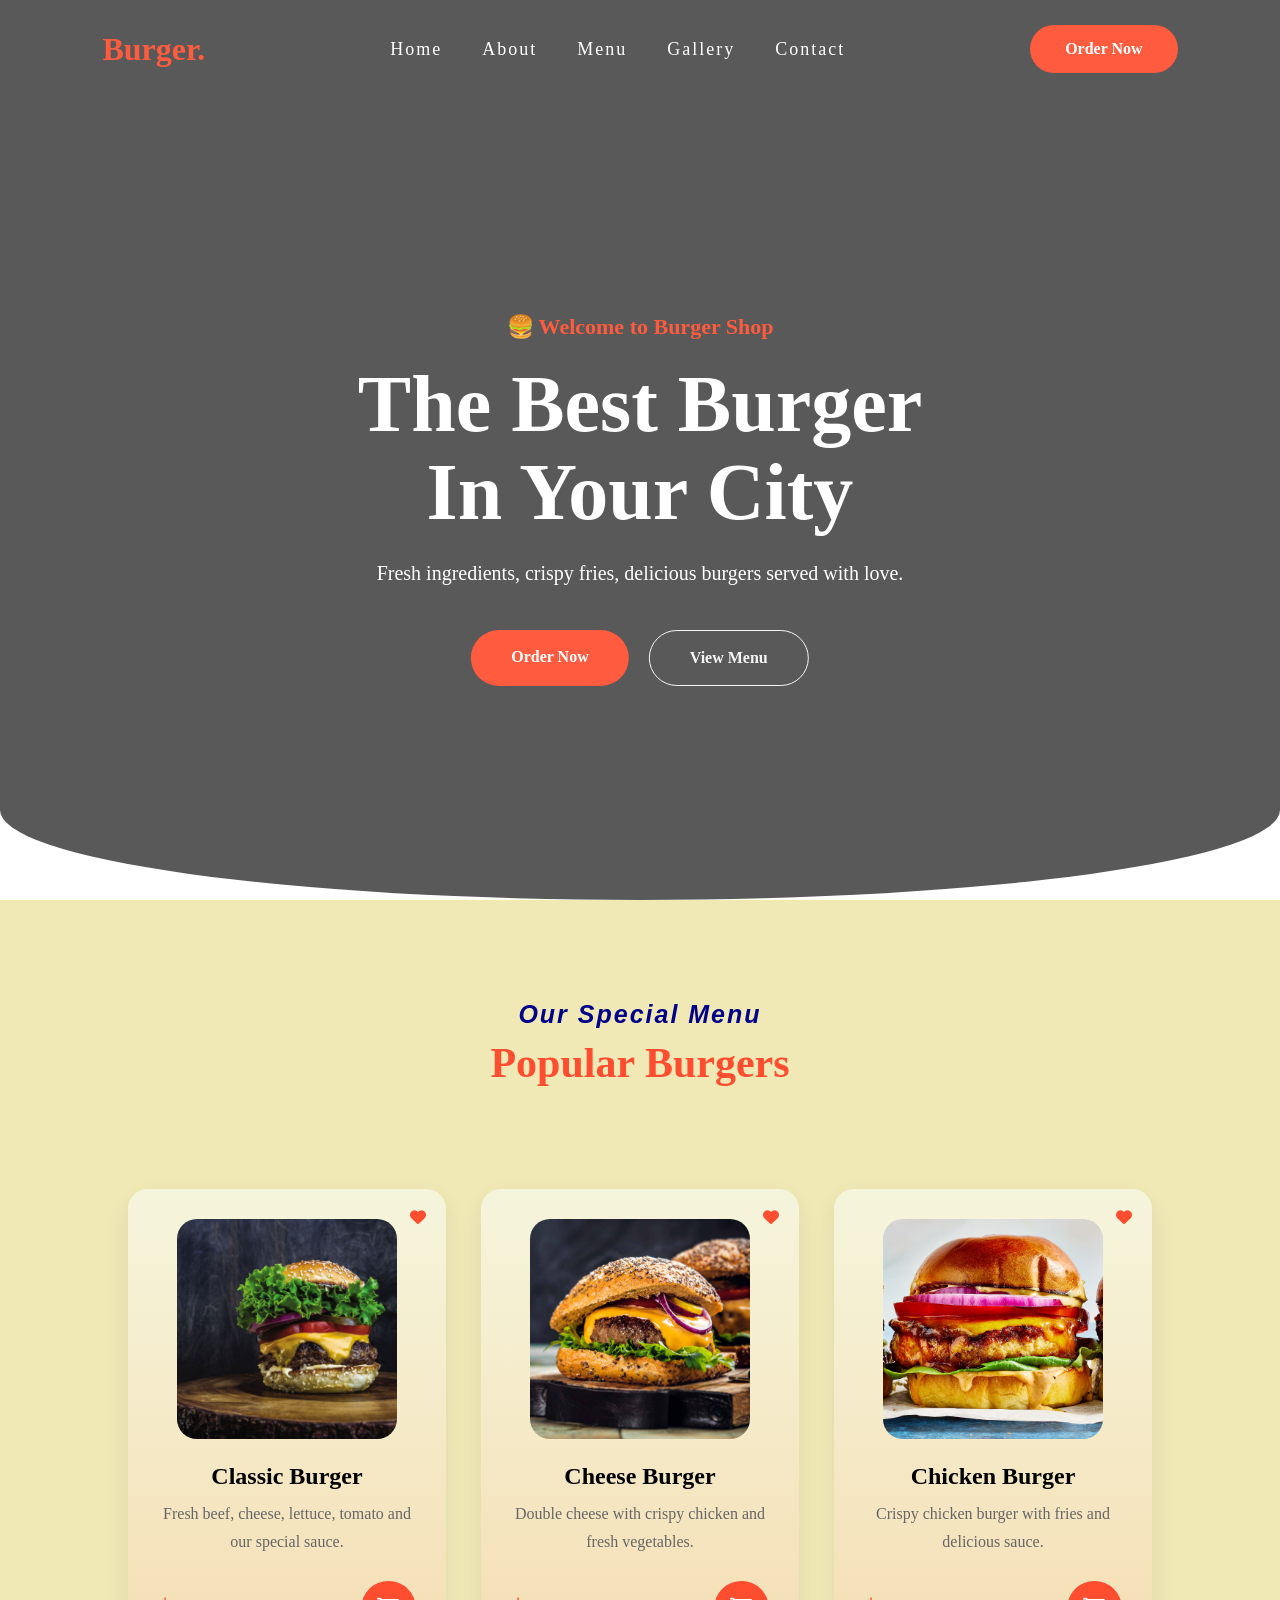
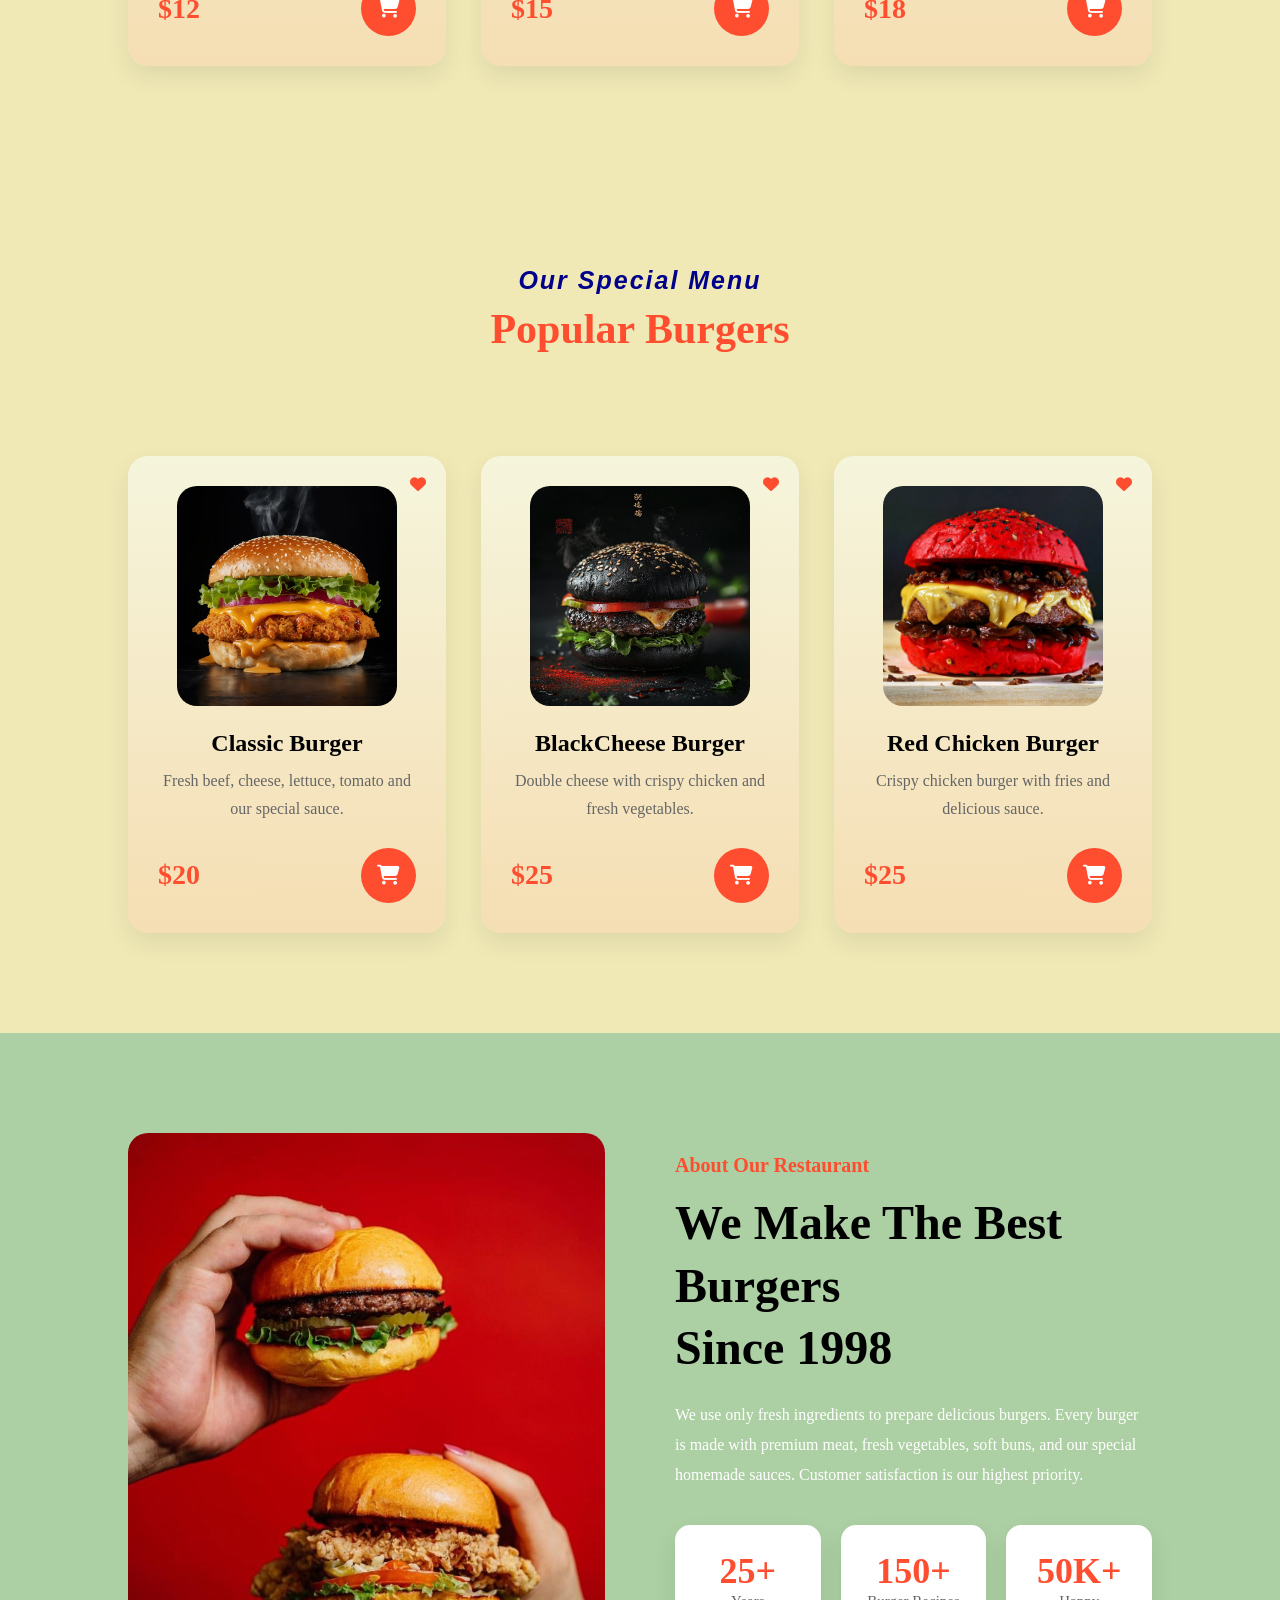
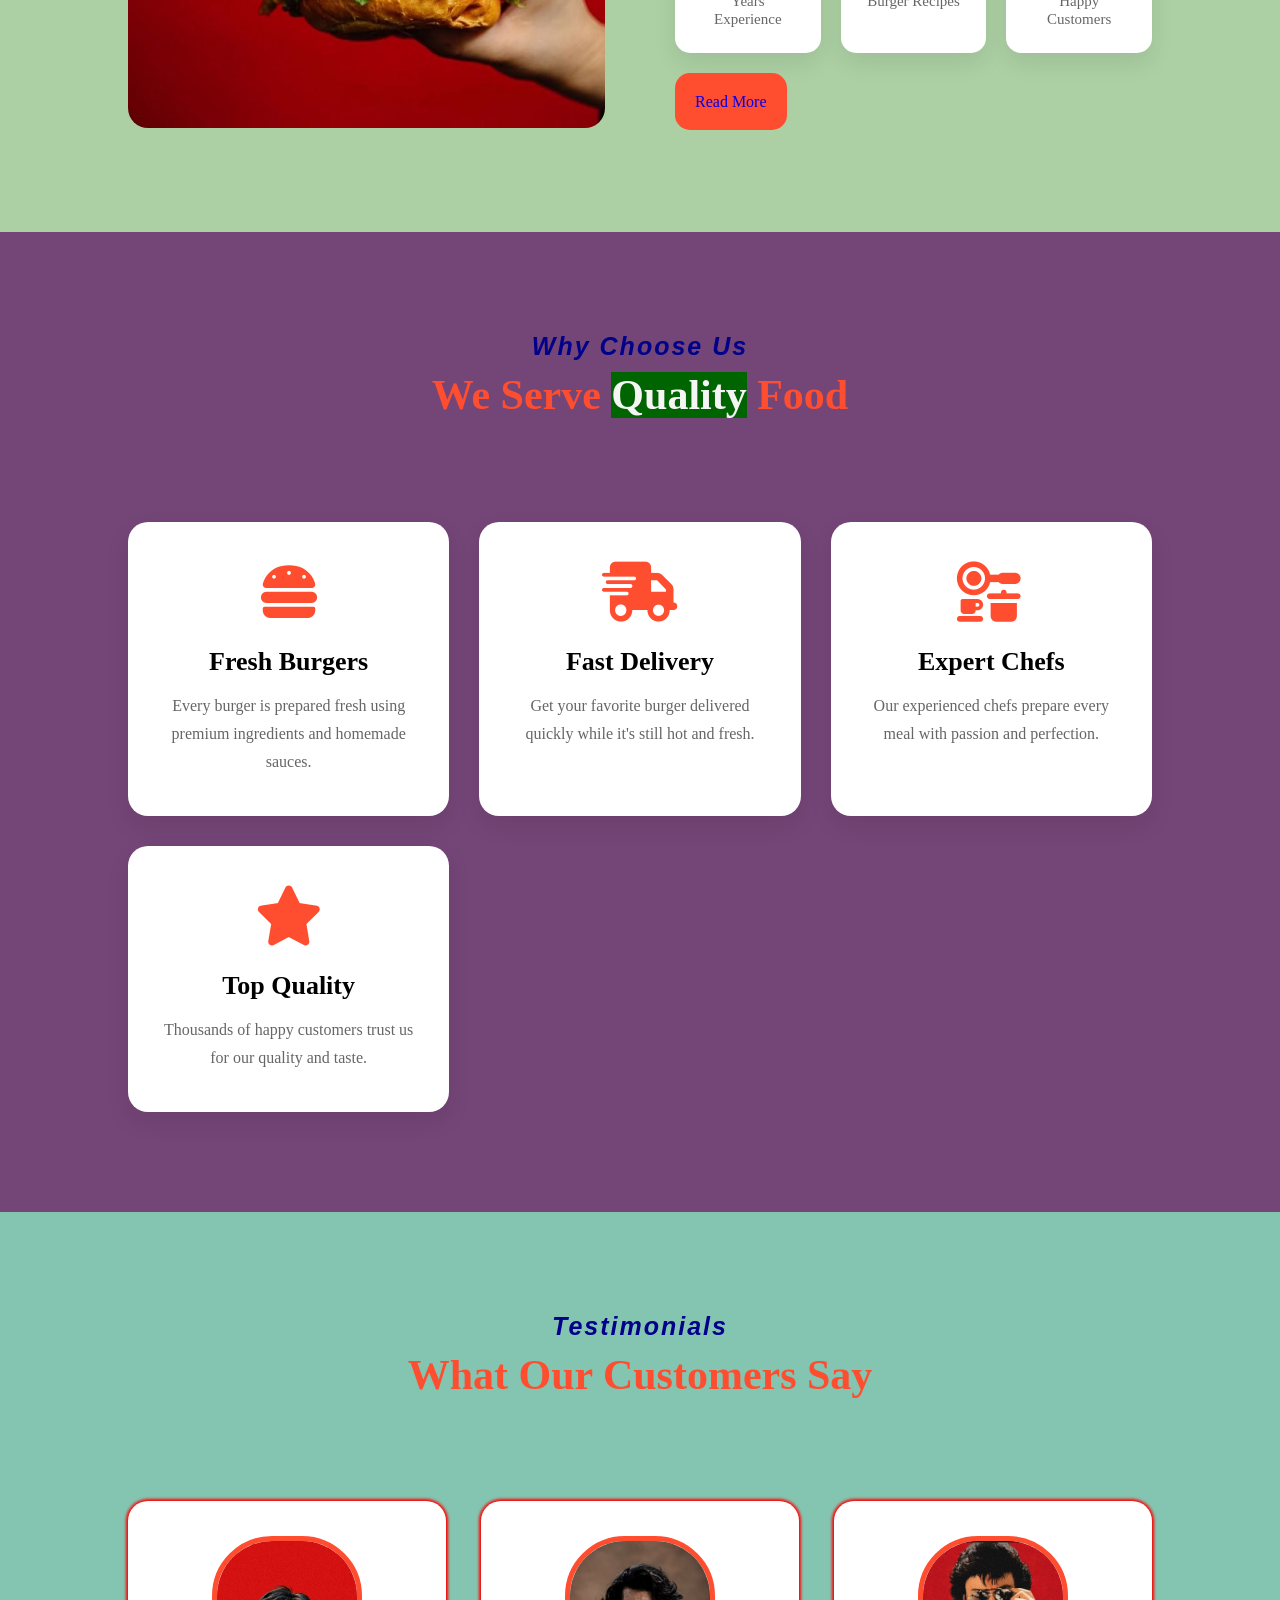
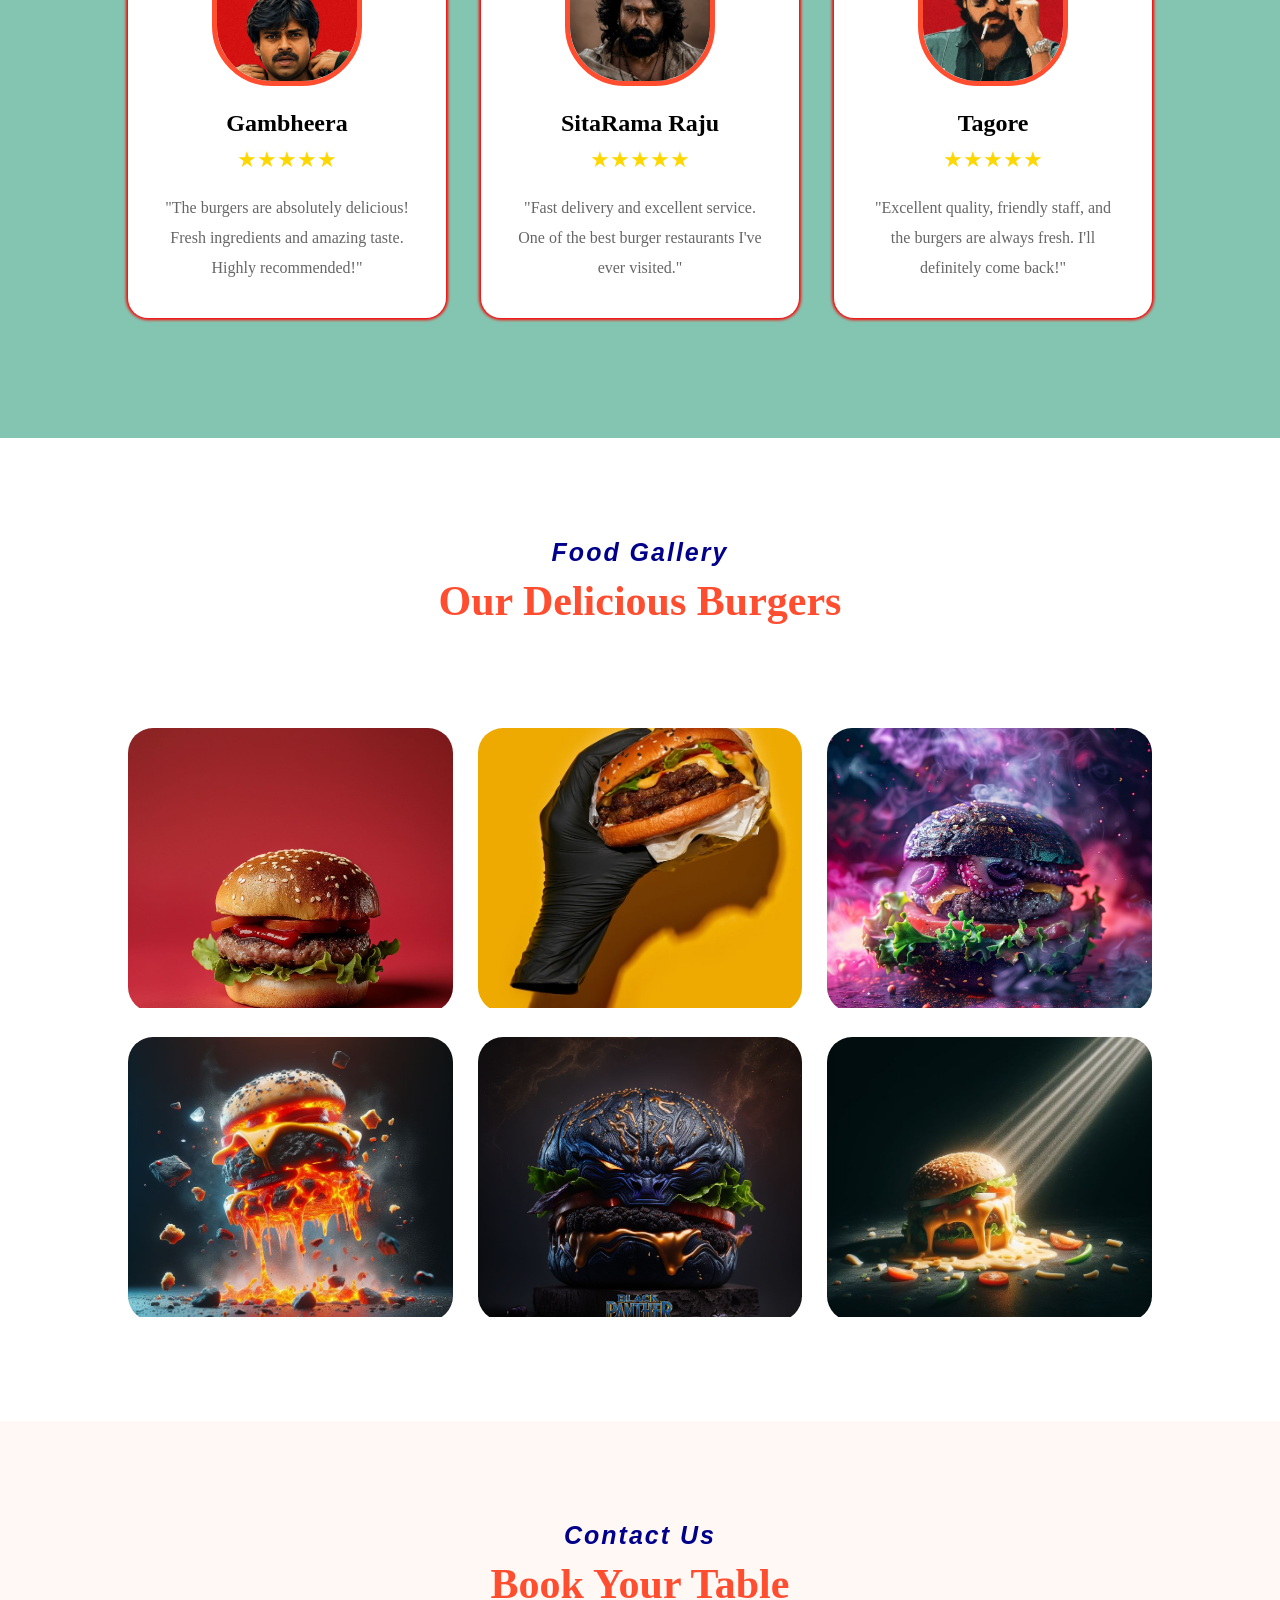
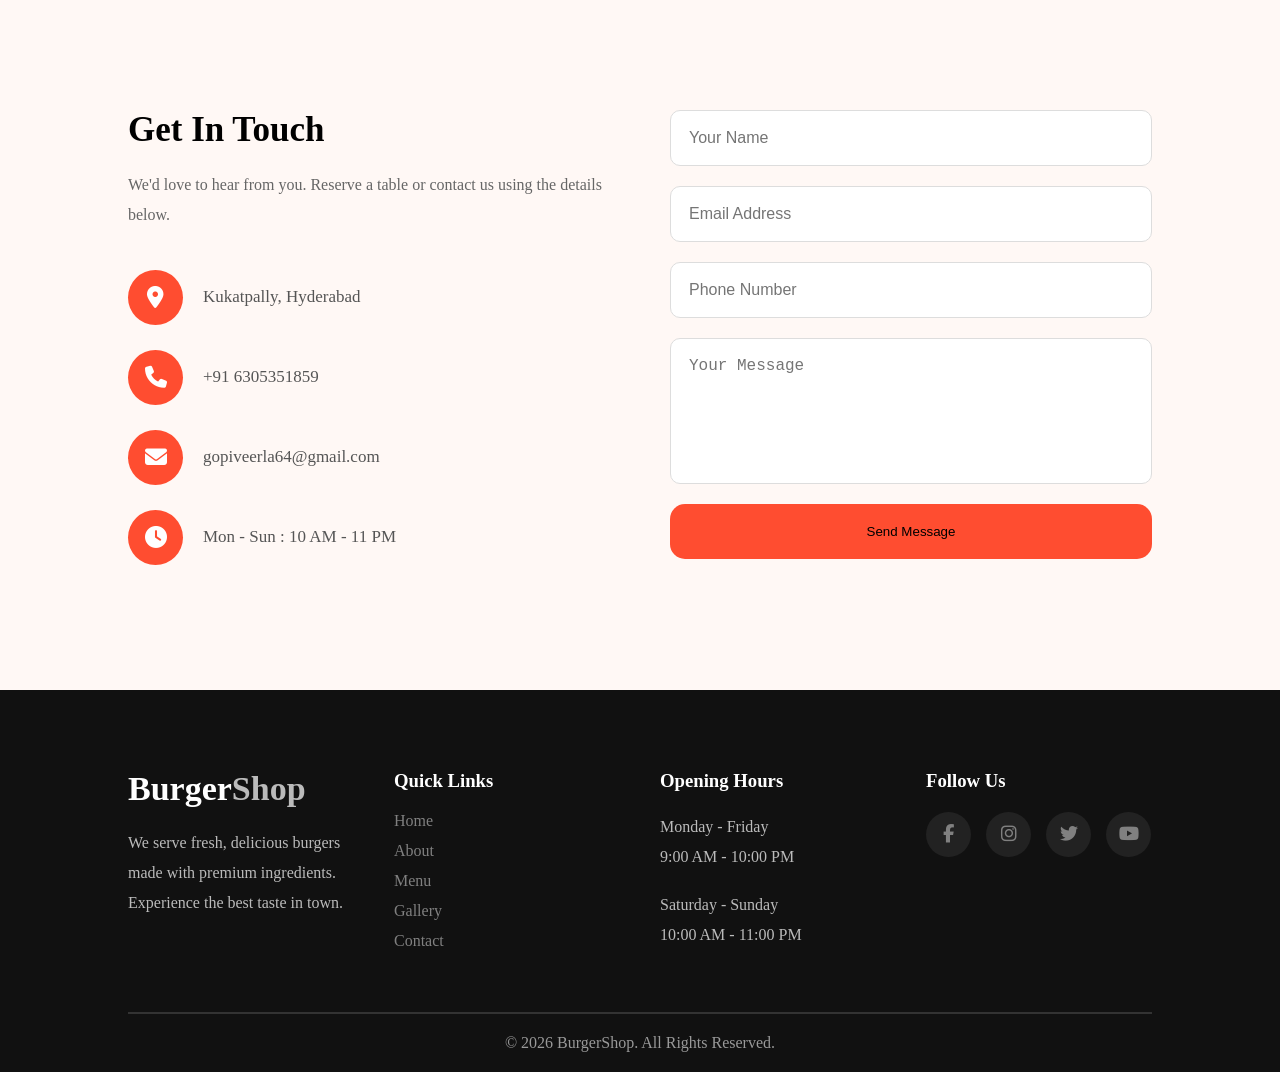
<file: index.html>
<!doctype html>
<html lang="en">
  <head>
    <meta charset="UTF-8" />
    <meta name="viewport" content="width=device-width, initial-scale=1.0" />
    <title>Burger Shop</title>

    <!-- Font Awesome -->
    <link
      rel="stylesheet"
      href="https://cdnjs.cloudflare.com/ajax/libs/font-awesome/6.6.0/css/all.min.css"
    />

    <link rel="stylesheet" href="burger.css" />
  </head>
  <body>
    <!--====== Header  and hero section ======-->
    <section class="hero">
    <nav class="navbar">
        <div class="logo">Burger.</div>

        <ul class="nav-links">
            <li><a href="#">Home</a></li>
            <li><a href="About.html">About</a></li>
            <li><a href="Menu.html">Menu</a></li>
            <li><a href="gallery.html">Gallery</a></li>
            <li><a href="Contact.html">Contact</a></li>
        </ul>

        <a href="#" class="order-btn">Order Now</a>
    </nav>

    <div class="hero-content">
        <p class="welcome">🍔 Welcome to Burger Shop</p>

        <h1>
            The Best Burger<br>
            In Your City
        </h1>

        <p class="description">
            Fresh ingredients, crispy fries, delicious burgers
            served with love.
        </p>

        <div class="buttons">
            <a href="#" class="btn-primary">Order Now</a>
            <a href="#" class="btn-secondary">View Menu</a>
        </div>       
    </div>
    
</section>

    <!--================ Featured Burgers =================-->

    <section class="menu">
      <div class="section-title">
        <h4>Our Special Menu</h4>
        <h2>Popular Burgers</h2>
      </div>

      <div class="menu-container">
        <!-- Card 1 -->
        <div class="card">
          <div class="favorite">
            <i class="fa-solid fa-heart"></i>
          </div>

          <img src="images/burger1.png" alt="Burger" />

          <h3>Classic Burger</h3>

          <p>Fresh beef, cheese, lettuce, tomato and our special sauce.</p>

          <div class="price-cart">
            <span>$12</span>

            <button>
              <i class="fa-solid fa-cart-shopping"></i>
            </button>
          </div>
        </div>

        <!-- Card 2 -->

        <div class="card">
          <div class="favorite">
            <i class="fa-solid fa-heart"></i>
          </div>

          <img src="images/burger2.png" alt="Burger" />

          <h3>Cheese Burger</h3>

          <p>Double cheese with crispy chicken and fresh vegetables.</p>

          <div class="price-cart">
            <span>$15</span>

            <button>
              <i class="fa-solid fa-cart-shopping"></i>
            </button>
          </div>
        </div>

        <!-- Card 3 -->

        <div class="card">
          <div class="favorite">
            <i class="fa-solid fa-heart"></i>
          </div>

          <img src="images/burger3.png" alt="Burger" />

          <h3>Chicken Burger</h3>

          <p>Crispy chicken burger with fries and delicious sauce.</p>

          <div class="price-cart">
            <span>$18</span>

            <button>
              <i class="fa-solid fa-cart-shopping"></i>
            </button>
          </div>
        </div>
      </div>
    </section>

    <section class="menu">
      <div class="section-title">
        <h4>Our Special Menu</h4>
        <h2>Popular Burgers</h2>
      </div>

      <div class="menu-container">
        <!-- Card 4-->
        <div class="card">
          <div class="favorite">
            <i class="fa-solid fa-heart"></i>
          </div>

          <img src="images/burger4.png" alt="Burger" />

          <h3>Classic Burger</h3>

          <p>Fresh beef, cheese, lettuce, tomato and our special sauce.</p>

          <div class="price-cart">
            <span>$20</span>

            <button>
              <i class="fa-solid fa-cart-shopping"></i>
            </button>
          </div>
        </div>

        <!-- Card 5 -->

        <div class="card">
          <div class="favorite">
            <i class="fa-solid fa-heart"></i>
          </div>

          <img src="images/burger5.png" alt="Burger" />

          <h3>BlackCheese Burger</h3>

          <p>Double cheese with crispy chicken and fresh vegetables.</p>

          <div class="price-cart">
            <span>$25</span>

            <button>
              <i class="fa-solid fa-cart-shopping"></i>
            </button>
          </div>
        </div>

        <!-- Card 6 -->

        <div class="card">
          <div class="favorite">
            <i class="fa-solid fa-heart"></i>
          </div>

          <img src="images/burger6.png" alt="Burger" />

          <h3>Red Chicken Burger</h3>

          <p>Crispy chicken burger with fries and delicious sauce.</p>

          <div class="price-cart">
            <span>$25</span>

            <button>
              <i class="fa-solid fa-cart-shopping"></i>
            </button>
          </div>
        </div>
      </div>
    </section>

    <!--================ ABOUT =================-->

    <section class="about">
      <div class="about-image">
        <img src="images/about-burger.jpeg" alt="About Burger" />
      </div>

      <div class="about-content">
        <h4>About Our Restaurant</h4>

        <h2>
          We Make The Best Burgers <br />
          Since 1998
        </h2>

        <p>
          We use only fresh ingredients to prepare delicious burgers. Every
          burger is made with premium meat, fresh vegetables, soft buns, and our
          special homemade sauces. Customer satisfaction is our highest
          priority.
        </p>

        <div class="about-boxes">
          <div class="box">
            <h3>25+</h3>
            <span>Years Experience</span>
          </div>

          <div class="box">
            <h3>150+</h3>
            <span>Burger Recipes</span>
          </div>

          <div class="box">
            <h3>50K+</h3>
            <span>Happy Customers</span>
          </div>
        </div>

        <a href="#" class="btn">Read More</a>
      </div>
    </section>

    <!--================ WHY CHOOSE US =================-->

    <section class="features">
      <div class="section-title">
        <h4>Why Choose Us</h4>
        <h2>We Serve <span>Quality</span> Food</h2>
      </div>

      <div class="features-container">
        <div class="feature-card">
          <i class="fa-solid fa-burger"></i>

          <h3>Fresh Burgers</h3>

          <p>
            Every burger is prepared fresh using premium ingredients and
            homemade sauces.
          </p>
        </div>

        <div class="feature-card">
          <i class="fa-solid fa-truck-fast"></i>

          <h3>Fast Delivery</h3>

          <p>
            Get your favorite burger delivered quickly while it's still hot and
            fresh.
          </p>
        </div>

        <div class="feature-card">
          <i class="fa-solid fa-kitchen-set"></i>

          <h3>Expert Chefs</h3>

          <p>
            Our experienced chefs prepare every meal with passion and
            perfection.
          </p>
        </div>

        <div class="feature-card">
          <i class="fa-solid fa-star"></i>

          <h3>Top Quality</h3>

          <p>
            Thousands of happy customers trust us for our quality and taste.
          </p>
        </div>

        <!-- <div class="feature-card">
          <i class="fa-solid fa-shield-heart"></i>
          <h3>100% Hygienic</h3>
          <p>
            Prepared in a clean and hygienic kitchen to ensure the best quality
            and safety.
          </p>
        </div>

        <div class="feature-card">
          <i class="fa-solid fa-face-smile-wink"></i>
          <h3>Happy Customers</h3>
          <p>
            Thousands of satisfied customers enjoy our delicious burgers every day.
          </p>
        </div>
      </div> -->


      
    </section>

    <!--================ TESTIMONIALS =================-->

    <section class="testimonials">
      <div class="section-title">
        <h4>Testimonials</h4>
        <h2>What Our Customers Say</h2>
      </div>

      <div class="testimonial-container">
        <!-- Testimonial 1 -->
        <div class="testimonial-card">
          <img src="images/customer1.jpg" alt="Customer" />

          <h3>Gambheera</h3>

          <div class="stars">★★★★★</div>

          <p>
            "The burgers are absolutely delicious! Fresh ingredients and amazing
            taste. Highly recommended!"
          </p>
        </div>

        <!-- Testimonial 2 -->
        <div class="testimonial-card">
          <img src="images/customer2.jpg" alt="Customer" />

          <h3>SitaRama Raju</h3>

          <div class="stars">★★★★★</div>

          <p>
            "Fast delivery and excellent service. One of the best burger
            restaurants I've ever visited."
          </p>
        </div>

        <!-- Testimonial 3 -->
        <div class="testimonial-card">
          <img src="images/customer3.jpg" alt="Customer" />

          <h3>Tagore</h3>

          <div class="stars">★★★★★</div>

          <p>
            "Excellent quality, friendly staff, and the burgers are always
            fresh. I'll definitely come back!"
          </p>
        </div>
      </div>
    </section>

    <!--================ GALLERY =================-->

    <section class="gallery">
      <div class="section-title">
        <h4>Food Gallery</h4>
        <h2>Our Delicious Burgers</h2>
      </div>

      <div class="gallery-container">
        <div class="gallery-item">
          <img src="images/gallery1.jpg" alt="Burger" />
          
        </div>

        <div class="gallery-item">
          <img src="images/gallery2.jpg" alt="Burger" />
          
        </div>

        <div class="gallery-item">
          <img src="images/gallery3.jpg" alt="Burger" />
          
        </div>

        <div class="gallery-item">
          <img src="images/gallery4.jpg" alt="Burger" />
          
        </div>

        <div class="gallery-item">
          <img src="images/gallery5.jpg" alt="Burger" />
          
        </div>

        <div class="gallery-item">
          <img src="images/gallery6.jpg" alt="Burger" />
          
        </div>
      </div>
    </section>

    <!--================ CONTACT =================-->

    <section class="contact">
      <div class="section-title">
        <h4>Contact Us</h4>
        <h2>Book Your Table</h2>
      </div>

      <div class="contact-container">
        <!-- Contact Info -->

        <div class="contact-info">
          <h3>Get In Touch</h3>

          <p>
            We'd love to hear from you. Reserve a table or contact us using the
            details below.
          </p>

          <div class="info">
            <i class="fa-solid fa-location-dot"></i>

            <span> Kukatpally, Hyderabad </span>
          </div>

          <div class="info">
            <i class="fa-solid fa-phone"></i>

            <span> +91 6305351859 </span>
          </div>

          <div class="info">
            <i class="fa-solid fa-envelope"></i>

            <span> gopiveerla64@gmail.com </span>
          </div>

          <div class="info">
            <i class="fa-solid fa-clock"></i>

            <span> Mon - Sun : 10 AM - 11 PM </span>
          </div>
        </div>

        <!-- Contact Form -->

        <form class="contact-form">
          <input type="text" placeholder="Your Name" required />

          <input type="email" placeholder="Email Address" required />

          <input type="tel" placeholder="Phone Number" />

          <textarea rows="6" placeholder="Your Message"></textarea>

          <button type="submit" class="btn">Send Message</button>
        </form>
        </div>
      </div>
    </section>

    <!--================ FOOTER =================-->
    

    <footer class="footer">
      <div class="footer-container">
        <!-- Logo -->

        <div class="footer-box">
          <h2>Burger<span>Shop</span></h2>

          <p>
            We serve fresh, delicious burgers made with premium ingredients.
            Experience the best taste in town.
          </p>
        </div>

        <!-- Quick Links -->

        <div class="footer-box">
          <h3>Quick Links</h3>

          <a href="#">Home</a>
          <a href="#">About</a>
          <a href="#">Menu</a>
          <a href="#">Gallery</a>
          <a href="#">Contact</a>
        </div>

        <!-- Opening Hours -->

        <div class="footer-box">
          <h3>Opening Hours</h3>

          <p>Monday - Friday</p>
          <span>9:00 AM - 10:00 PM</span>

          <br /><br />

          <p>Saturday - Sunday</p>
          <span>10:00 AM - 11:00 PM</span>
        </div>

        <!-- Social -->

        <div class="footer-box">
          <h3>Follow Us</h3>

          <div class="social-icons">
            <a href="#"><i class="fab fa-facebook-f"></i></a>

            <a href="#"><i class="fab fa-instagram"></i></a>

            <a href="#"><i class="fab fa-twitter"></i></a>

            <a href="#"><i class="fab fa-youtube"></i></a>
          </div>
        </div>
      </div>

      <hr />

      <div class="copyright">© 2026 BurgerShop. All Rights Reserved.</div>
    </footer>
  </body>
</html>
</file>
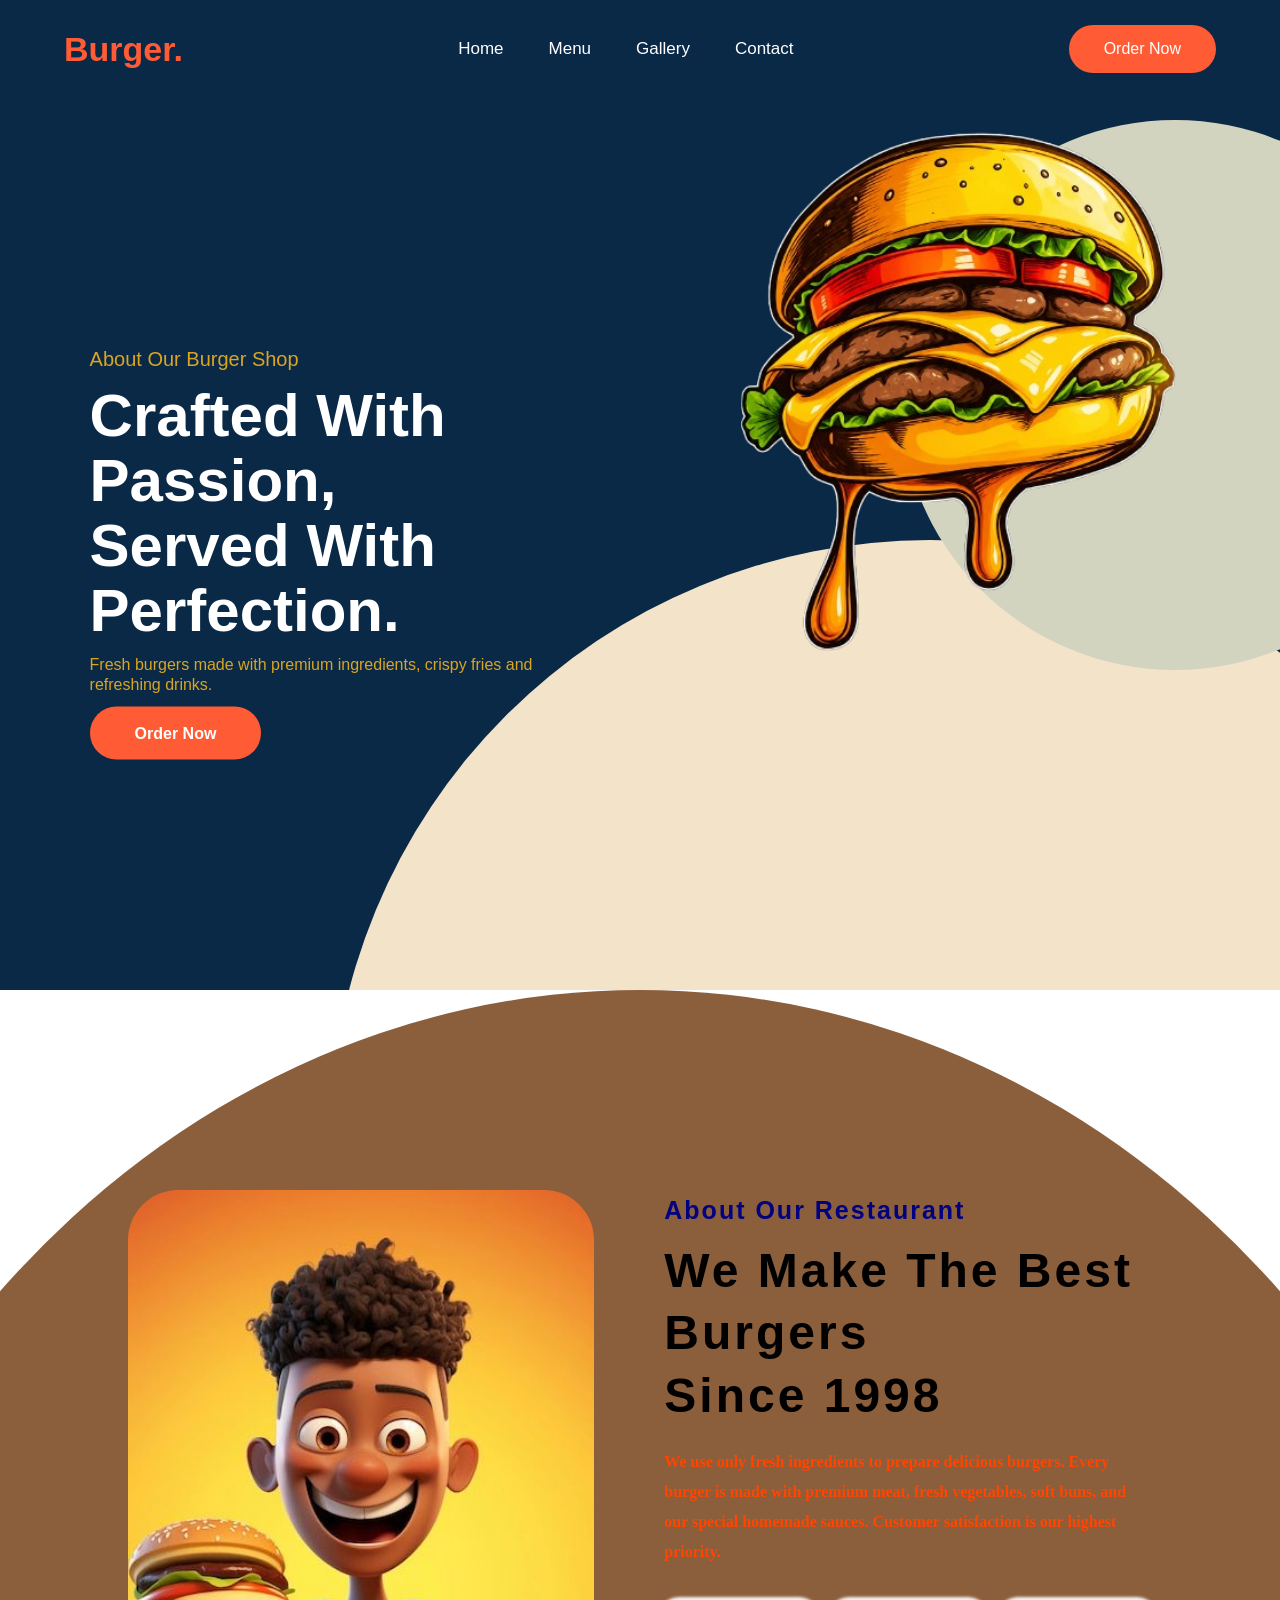
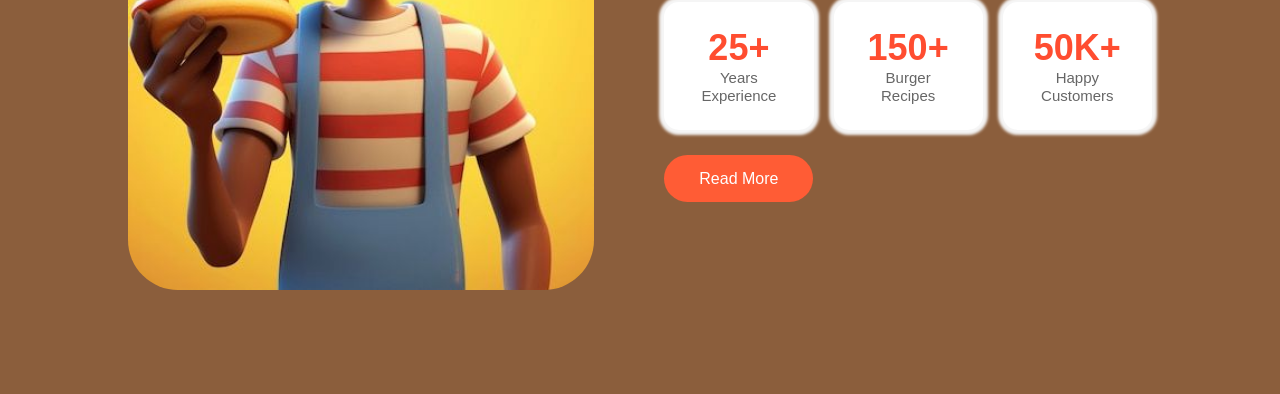
<file: About.html>
<!doctype html>
<html lang="en">
  <head>
    <meta charset="UTF-8" />
    <meta name="viewport" content="width=device-width, initial-scale=1.0" />
    <title>About page</title>
    <link rel="stylesheet" href="About.css" />
    <link
      rel="stylesheet"
      href="https://cdnjs.cloudflare.com/ajax/libs/font-awesome/6.6.0/css/all.min.css"
    />
  </head>
  <body>
    <!--================ NAVBAR ================-->

    <header>
      <nav class="navbar">
        <div class="logo">Burger.</div>

        <ul class="nav-links">
          <li><a href="burger.html">Home</a></li>

          <!-- <li><a href="#">About</a></li> -->

          <li><a href="Menu.html">Menu</a></li>

          <li><a href="gallery.html">Gallery</a></li>

          <li><a href="con">Contact</a></li>
        </ul>

        <a href="#" class="btn"> Order Now </a>
      </nav>
    </header>

    <!--===== HERO SECTION =====-->

    <section class="hero">
      <div class="left">
        <span>About Our Burger Shop</span>

        <h1>
          Crafted With Passion,
          <br />
          Served With Perfection.
        </h1>

        <p>
          Fresh burgers made with premium ingredients, crispy fries and
          refreshing drinks.
        </p>

        <a href="#" class="hero-btn"> Order Now </a>
      </div>

      <div class="right">
        <img src="images/remove burger.png" class="burger" />
      </div>
    </section>

    <!-- About section -->

    <section class="about">
      <div class="about-image">
        <img src="images/anime about.jpg" alt="About Burger" />
      </div>

      <div class="about-content">
        <h4>About Our Restaurant</h4>

        <h2>
          We Make The Best Burgers <br />
          Since 1998
        </h2>

        <p>
          We use only fresh ingredients to prepare delicious burgers. Every
          burger is made with premium meat, fresh vegetables, soft buns, and our
          special homemade sauces. Customer satisfaction is our highest
          priority.
        </p>

        <div class="about-boxes">
          <div class="box">
            <h3>25+</h3>
            <span>Years Experience</span>
          </div>

          <div class="box">
            <h3>150+</h3>
            <span>Burger Recipes</span>
          </div>

          <div class="box">
            <h3>50K+</h3>
            <span>Happy Customers</span>
          </div>
        </div>

        <a href="#" class="btn">Read More</a>
      </div>
    </section>
  </body>
</html>
</file>
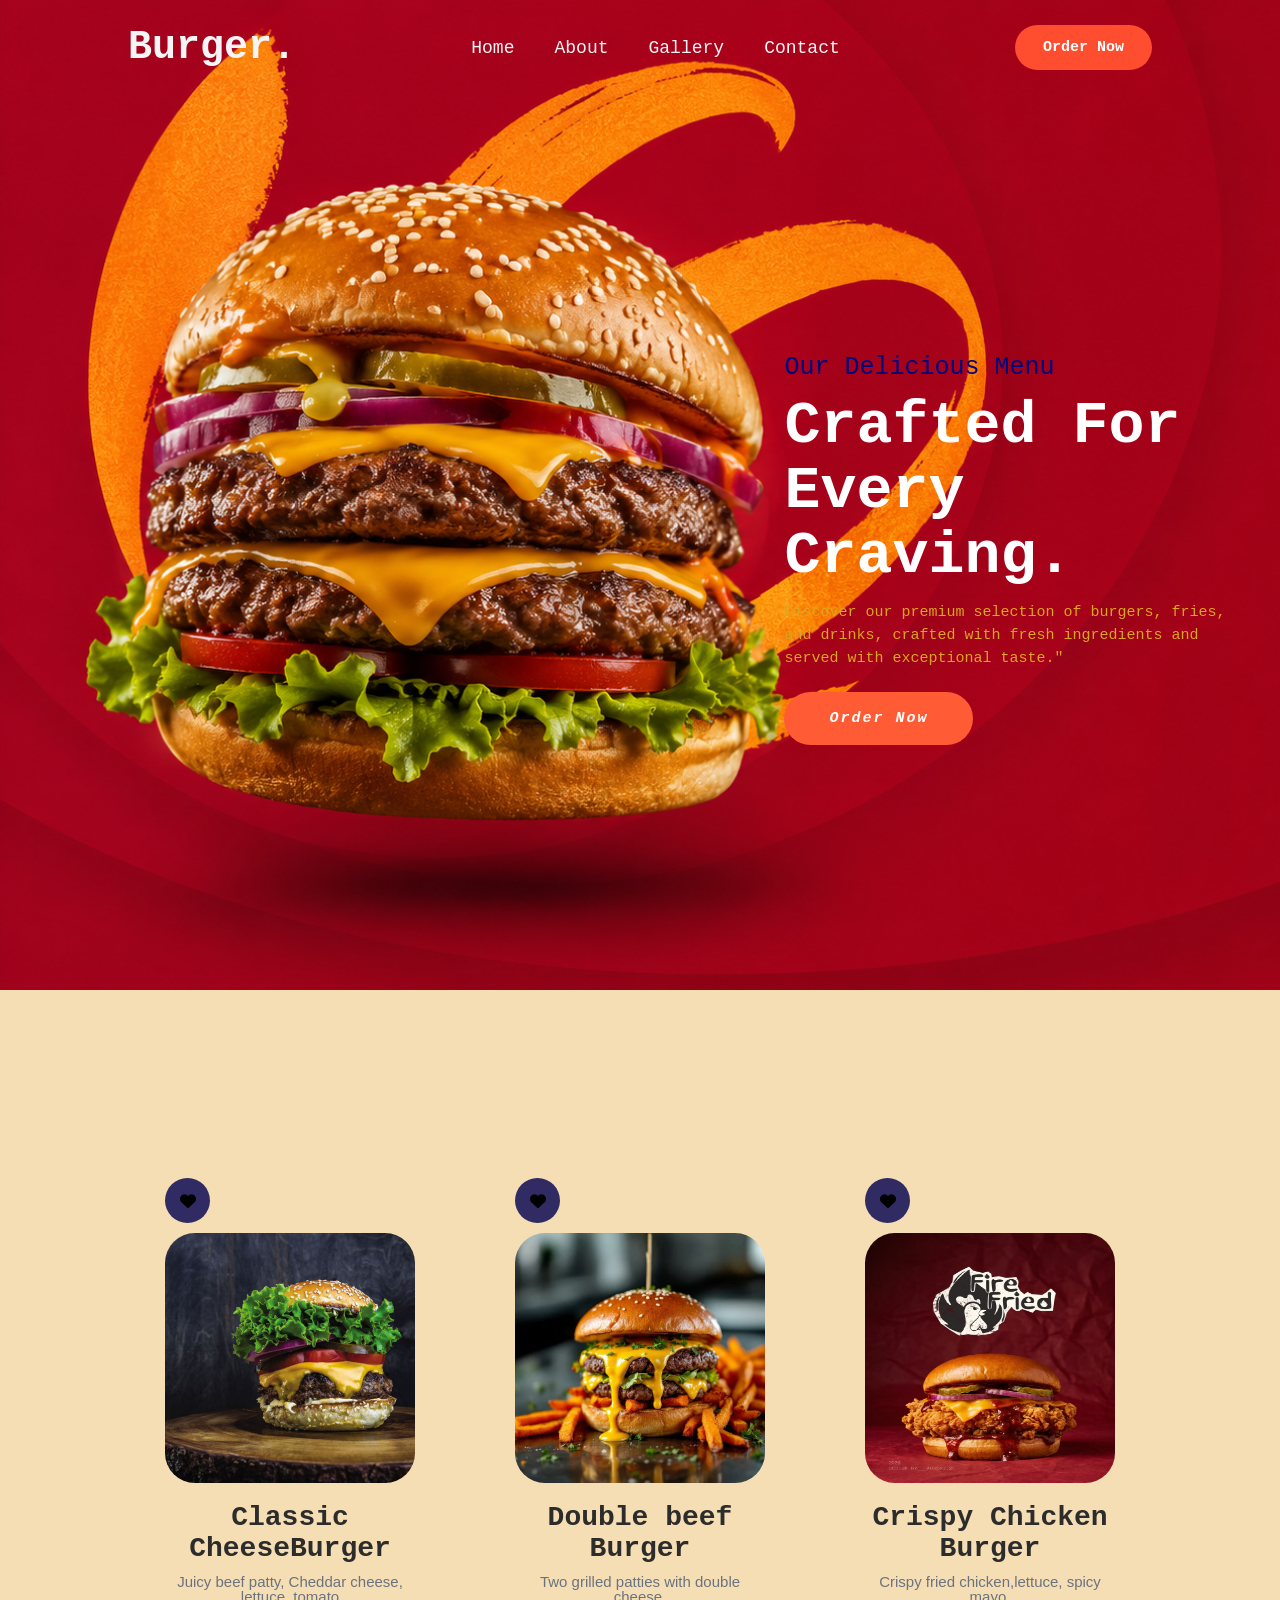
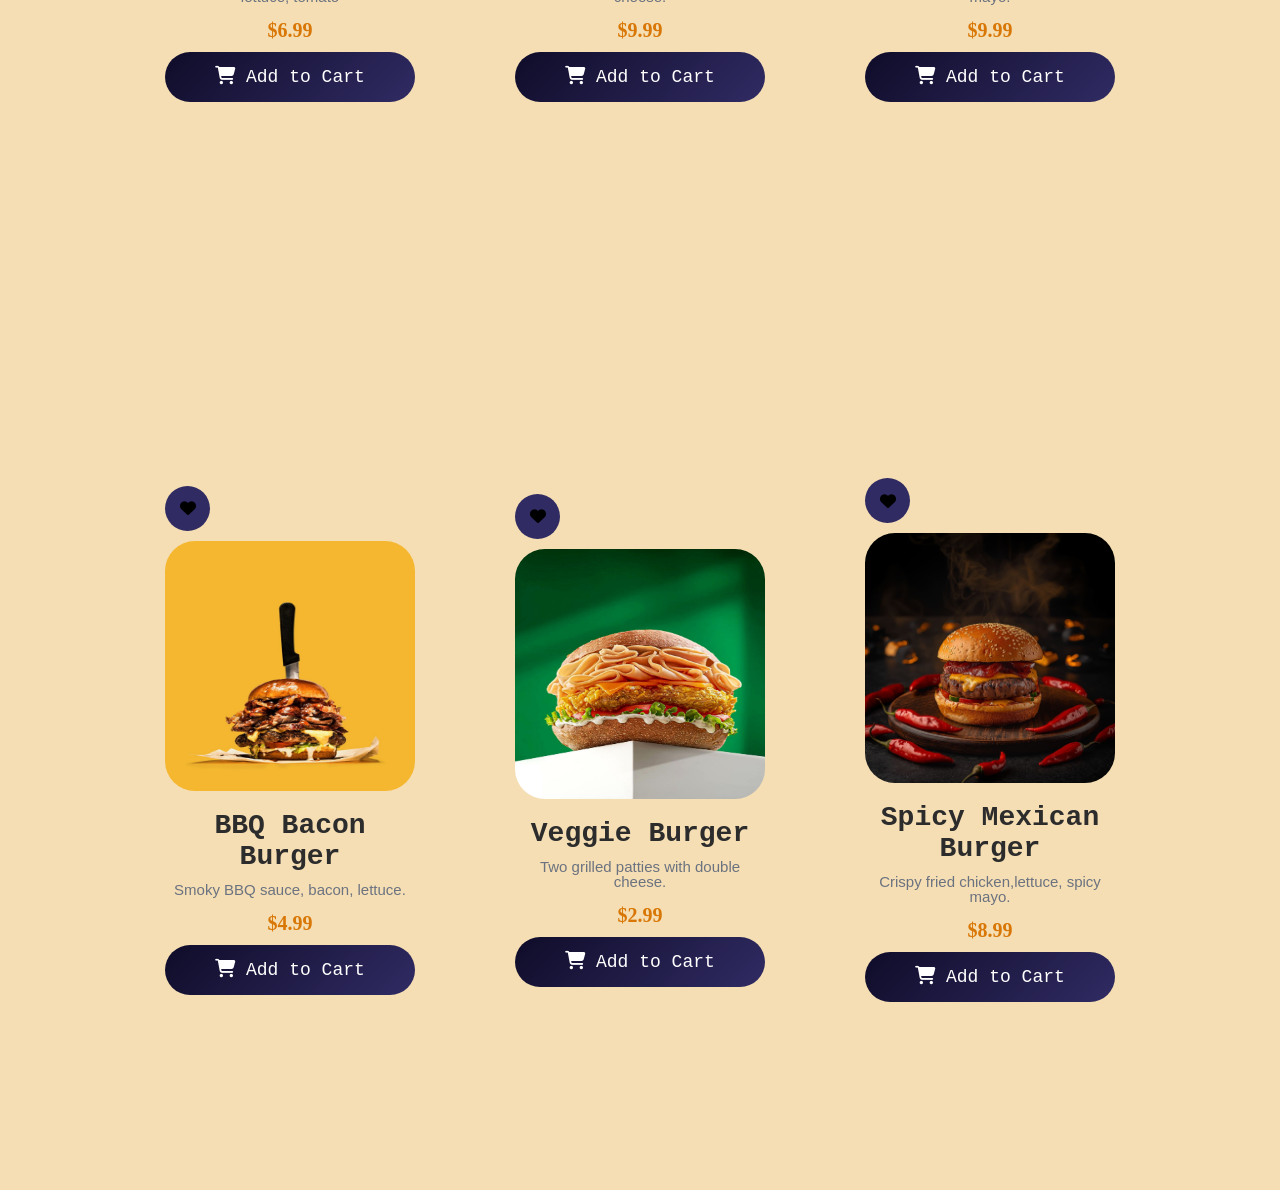
<file: Menu.html>
<!doctype html>
<html lang="en">
  <head>
    <meta charset="UTF-8" />
    <meta name="viewport" content="width=device-width, initial-scale=1.0" />
    <title>Menu page</title>

    <!-- Font Awesome -->
    <link
      rel="stylesheet"
      href="https://cdnjs.cloudflare.com/ajax/libs/font-awesome/6.6.0/css/all.min.css"
    />

    <link rel="stylesheet" href="Menu.css" />
  </head>
  <body>

    <!-- header and hero section -->
    
    <section class="hero">
      <header>
       <nav class="navbar">
         <div class="logo">Burger.</div>
  
         <ul class="nav-links">
           <li><a href="burger.html">Home</a></li>
  
           <li><a href="About.html">About</a></li>
  
           <!-- <li><a href="Menu.html">Menu</a></li> -->
  
           <li><a href="gallery.html">Gallery</a></li>
  
           <li><a href="Contact.html">Contact</a></li>
         </ul>
  
         <a href="#" class="btn"> Order Now </a>
       </nav>
     </header>


      <div class="right">
        <span>Our Delicious Menu</span>
        
        <h1>
          Crafted For Every 
          <br />
          Craving.
        </h1>

        <p>
          Discover our premium selection of burgers, fries, and drinks, crafted with fresh ingredients and served with exceptional taste."
        </p>

        <a href="#" class="hero-btn"> Order Now </a>
      </div>
    </section>


<!-- Menu  -->
    <div class="cont">
      <div class="card">

        <!-- Card top -->
      <div class="card-top">
        <div class="heart">
          <i class="fa-solid fa-heart"></i>
        </div>
      </div>

        <img src="images/burger1.png" alt="Burger" />

        <div class="content">
          <h2>Classic CheeseBurger</h2>

          <p>
            Juicy beef patty, Cheddar cheese, lettuce, tomato
          </p>

          <h3>$6.99</h3>

          <button>
            <i class="fa-solid fa-cart-shopping"></i>
            Add to Cart
          </button>
        </div>
        </div>

        <!-- Card-2 -->
          <div class="card">

       <div class="card-top"> 
        <div class="heart">
          <i class="fa-solid fa-heart"></i>
        </div>
       </div> 

        <img src="images/double beef.jpg" alt="Burger" />

        <div class="content">
          <h2>Double beef Burger</h2>

          <p>
            Two grilled patties with double cheese.
          </p>

          <h3>$9.99</h3>

          <button>
            <i class="fa-solid fa-cart-shopping"></i>
            Add to Cart
          </button>
        </div>
        </div>

        <!-- Card-3 -->
          <div class="card">

      <div class="card-top">
        <div class="heart">
          <i class="fa-solid fa-heart"></i>
        </div>
      </div>

        <img src="images/chicken burger.jpg" alt="Burger" />

        <div class="content">
          <h2>Crispy Chicken Burger</h2>

          <p>
            Crispy fried chicken,lettuce, spicy mayo.
          </p>

          <h3>$9.99</h3>

          <button>
            <i class="fa-solid fa-cart-shopping"></i>
            Add to Cart
          </button>
        </div>
        </div>
      </div>
    </div>



    <!-- 2nd container -->
     <div class="cont">
      <div class="card">

        <!-- Card top -->
      <div class="card-top">
        <div class="heart">
          <i class="fa-solid fa-heart"></i>
        </div>
      </div>  

        <img src="images/bbq bacon.jpg" alt="Burger" />

        <div class="content">
          <h2>BBQ Bacon Burger</h2>

          <p>
            Smoky BBQ sauce, bacon, lettuce.
          </p>

          <h3>$4.99</h3>

          <button>
            <i class="fa-solid fa-cart-shopping"></i>
            Add to Cart
          </button>
        </div>
        </div>

        <!-- Card-5 --> 
          <div class="card">

       <div class="card-top"> 
        <div class="heart">
          <i class="fa-solid fa-heart"></i>
        </div>
       </div> 

        <img src="images/veggie.jpg" alt="Burger" />

        <div class="content">
          <h2>Veggie Burger</h2>

          <p>
            Two grilled patties with double cheese.
          </p>

          <h3>$2.99</h3>

          <button>
            <i class="fa-solid fa-cart-shopping"></i>
            Add to Cart
          </button>
        </div>
        </div>

        <!-- Card-6 -->
          <div class="card">

      <div class="card-top">
        <div class="heart">
          <i class="fa-solid fa-heart"></i>
        </div>
      </div>

        <img src="images/mexican.jpg" alt="Burger" />

        <div class="content">
          <h2>Spicy Mexican Burger</h2>

          <p>
            Crispy fried chicken,lettuce, spicy mayo.
          </p>

          <h3>$8.99</h3>

          <button>
            <i class="fa-solid fa-cart-shopping"></i>
            Add to Cart
          </button>
        </div>
        </div>
      </div>
    </div>
  </body>
</html>
</file>
<file: burger.css>
*{
    margin:0;
    padding:0;
    box-sizing:border-box;
}

.hero{
    position:relative;
    width:100%;
    height:100vh;

    background:
    linear-gradient(
        rgba(0,0,0,0.65),
        rgba(0,0,0,0.65)
    ),
    url("https://i.pinimg.com/736x/e2/20/d2/e220d2e6483bc4e7193561587447d6a7.jpg");

    background-size:cover;
    background-position:center;
    overflow:hidden;
}

/* Navbar */

.navbar{
    position:absolute;
    top:0;
    left:0;
    width:100%;
    padding:25px 8%;
    display:flex;
    justify-content:space-between;
    align-items:center;
    z-index:100;
    
    
}

.logo{
    color:#ff5b3e;
    font-size:2rem;
    font-weight:700;
}

.nav-links{
    display:flex;
    list-style:none;
    gap:40px;
}
.nav-links a:hover{
  color:darkgreen;
  text-decoration: underline;
}
.nav-links a{
    color:white;
    text-decoration:none;
    font-size:18px;
    font-family:fantasy;
    letter-spacing: 2px;

}

.order-btn{
    text-decoration:none;
    background:#ff5b3e;
    color:white;
    padding:15px 35px;
    border-radius:50px;
    font-weight:600;
}
.order-btn:hover{
  background-color:navy;
  color: whitesmoke;
  transition: 1s;
}

/* Hero Content */

.hero-content{
    position:absolute;
    top:50%;
    left:50%;
    transform:translate(-50%,-50%);
    text-align:center;
    color:white;
    z-index:10;
    margin-top: 50px;
}

.welcome{
    color:#ff5b3e;
    font-size:22px;
    margin-bottom:20px;
    font-weight:600;
}

.hero-content h1{
    font-size:5rem;
    line-height:1.1;
    font-weight:800;
    margin-bottom:20px;
}
.hero-content h1{
    animation: slideUp 1s ease forwards;
}

@keyframes slideUp{
    from{
        opacity:0;
        transform:translateY(80px);
    }
    to{
        opacity:1;
        transform:translateY(0);
    }
}
.hero-content p{
    opacity:0;
    animation: fadeIn 1s ease forwards;
    animation-delay:.5s;
}

@keyframes fadeIn{
    from{
        opacity:0;
    }
    to{
        opacity:1;
    }
}

.description{
    max-width:650px;
    margin:auto;
    font-size:20px;
    line-height:1.7;
    margin-bottom:40px;
}

/* Buttons */

.buttons{
    display:flex;
    justify-content:center;
    gap:20px;
}
.buttons{
    opacity:0;
    animation: zoomIn .8s ease forwards;
    animation-delay:1s;
}

@keyframes zoomIn{
    from{
        opacity:0;
        transform:scale(.7);
    }
    to{
        opacity:1;
        transform:scale(1);
    }
}

.btn-primary{
    text-decoration:none;
    background:#ff5b3e;
    color:white;
    padding:18px 40px;
    border-radius:50px;
    font-weight:600;
}

.btn-secondary{
    text-decoration:none;
    border:1px solid whitesmoke;
    color:whitesmoke;
    padding:18px 40px;
    border-radius:50px;
    font-weight:600;
}
.btn-primary:hover{
  background-color: navy;
  transition: 1s;
}
.btn-secondary:hover{
  background-color:#ff5b3e;
}

/* Wave Divider */
.hero{
    border-bottom-left-radius: 50% 10%;
    border-bottom-right-radius: 50% 10%;
    overflow: hidden;
}
/* Responsive */

@media (max-width: 900px) {
  .hero {
    flex-direction: column;
    text-align: center;
  }

  .hero-content {
    width: 100%;
  }

  .hero-image {
    width: 80%;
    margin-top: 40px;
  }

  .nav-links {
    display: none;
  }
}
/*================ MENU ================*/

.menu {
  padding: 100px 10%;
  background:#F0E9B6;
}

.section-title {
  text-align: center;
  margin-bottom: 10%;
}

.section-title h4 {
  color: #ff4d30;
  font-size: 20px;
}

.section-title h2 {
  font-size: 42px;
  margin-top: 10px;
  color: #ff4d30;
}

.menu-container {
  display: grid;
  grid-template-columns: repeat(auto-fit, minmax(280px, 1fr));
  gap: 35px;
}

.card {
  background:linear-gradient(beige,wheat);
  border-radius: 20px;
  padding: 30px;
  text-align: center;
  position: relative;
  transition: 0.4s;
  box-shadow: 0 10px 25px rgba(0, 0, 0, 0.08);
  border: none;
}

.card:hover {
  transform: translateY(-12px);
}

.favorite {
  position: absolute;
  top: 20px;
  right: 20px;
  color: #ff4d30;
  cursor: pointer;
}

.card img {
  width: 220px;
  transition: 0.4s;
  border-radius: 20px;
}

.card:hover img {
  transform: scale(1.08) rotate(-5deg);
}

.card h3 {
  margin: 20px 0 10px;
  font-size: 24px;
}

.card p {
  color: #666;
  line-height: 28px;
}

.price-cart {
  margin-top: 25px;
  display: flex;
  justify-content: space-between;
  align-items: center;
}

.price-cart span {
  font-size: 28px;
  font-weight: bold;
  color: #ff4d30;
}

.price-cart button {
  width: 55px;
  height: 55px;
  border: none;
  border-radius: 50%;
  background: #ff4d30;
  color: white;
  font-size: 20px;
  cursor: pointer;
  transition: 0.3s;
}

.price-cart button:hover {
  background: #111;
}

/*================ ABOUT ================*/

.about {
  padding: 100px 10%;
  display: flex;
  justify-content: space-between;
  align-items: center;
  gap: 70px;
  background:#ACCFA3;
}

.about-image {
  flex: 1;
}

.about-image img {
  width: 100%;
  border-radius: 20px;
}
.about-image {
  animation: float 3s ease-in-out infinite;
}

.about-content {
  flex: 1;
}

.about-content h4 {
  color: #ff4d30;
  font-size: 20px;
  margin-bottom: 15px;
}

.about-content h2 {
  font-size: 48px;
  margin-bottom: 20px;
  line-height: 1.3;
}

.about-content p {
  color: white;
  line-height: 30px;
  margin-bottom: 35px;
}

.about-boxes {
  display: flex;
  gap: 20px;
  margin-bottom: 40px;
}

.box {
  flex: 1;
  background: #fff;
  text-align: center;
  padding: 25px;
  border-radius: 15px;
  box-shadow: 0 10px 25px rgba(0, 0, 0, 0.08);
  transition: 0.3s;
}

.box:hover {
  transform: translateY(-8px);
}

.box h3 {
  color: #ff4d30;
  font-size: 36px;
}

.box span {
  color: #666;
  font-size: 15px;
}
.btn{
  background-color: #ff4d30;
  padding: 20px;
  text-decoration: none;
  border-radius: 15px;
  border: none;
}

@media (max-width: 900px) {
  .about {
    flex-direction: column;
    text-align: center;
  }

  .about-boxes {
    flex-direction: column;
  }
}

/*================ FEATURES ================*/

.features {
  padding: 100px 10%;
  background:#744577;
  background-repeat: no-repeat;
  background-position: right center;
  background-size: cover;
}

.features-container {
  display: grid;
  grid-template-columns: repeat(auto-fit, minmax(250px, 1fr));
  gap: 30px;
  margin-top: 60px;
}

.feature-card {
  background: #fff;
  padding: 40px 30px;
  text-align: center;
  border-radius: 20px;
  box-shadow: 0 10px 25px rgba(0, 0, 0, 0.08);
  transition: 0.4s;
}
.section-title h4 {
  color: darkblue;
  font-family: Impact, Haettenschweiler, "Arial Narrow Bold", sans-serif;
  letter-spacing: 2px;
  font-style: italic;
  font-size: 25px;
}
.section-title span {
  color: whitesmoke;
  background-color: darkgreen;
}

.feature-card:hover {
  transform: translateY(-10px);
}

.feature-card i {
  font-size: 60px;
  color: #ff4d30;
  margin-bottom: 25px;
}

.feature-card h3 {
  margin-bottom: 15px;
  font-size: 26px;
}

.feature-card p {
  color: #666;
  line-height: 28px;
}

/*================ TESTIMONIALS ================*/

.testimonials {
  padding: 100px 10%;
  background:#84C5B1;
}

.testimonial-container {
  display: grid;
  grid-template-columns: repeat(auto-fit, minmax(300px, 1fr));
  gap: 35px;
  margin-top: 60px;
}

.testimonial-card {
  background: #fff;
  padding: 35px;
  text-align: center;
  border-radius: 20px;
  box-shadow: 0 0 3px 2px red;
  transition: 0.4s;
  margin-bottom: 20px;
}

.testimonial-card:hover {
  transform: translateY(-10px);
}

.testimonial-card img {
  width: 150px;
  height: 150px;
  border-radius: 40%;
  object-fit: cover;
  border: 5px solid #ff4d30;
  margin-bottom: 20px;
}

.testimonial-card h3 {
  font-size: 24px;
  margin-bottom: 10px;
}

.stars {
  color: #ffd700;
  font-size: 22px;
  margin-bottom: 20px;
}

.testimonial-card p {
  color: #666;
  line-height: 30px;
  font-size: 16px;
}

/*================ GALLERY ================*/

.gallery {
  padding: 100px 10%;
  background: #ffffff;
}

.gallery-container {
  display: grid;
  grid-template-columns: repeat(auto-fit, minmax(300px, 1fr));
  gap: 25px;
}

.gallery-item {
  position: relative;
  overflow: hidden;
  border-radius: 25px;
  cursor: pointer;
}

.gallery-item img {
  width: 100%;
  height: 280px;
  object-fit: cover;
  transition: 0.5s;
}

.gallery-item:hover img {
  transform: scale(1.1);
}
/*================ CONTACT ================*/

.contact {
  padding: 100px 10%;
  background: #fff8f5;
}

.contact-container {
  display: grid;
  grid-template-columns: 1fr 1fr;
  gap: 60px;
  margin-top: 60px;
}

.contact-info h3 {
  font-size: 35px;
  margin-bottom: 20px;
}

.contact-info p {
  color: #666;
  line-height: 30px;
  margin-bottom: 40px;
}

.info {
  display: flex;
  align-items: center;
  gap: 20px;
  margin-bottom: 25px;
}

.info i {
  width: 55px;
  height: 55px;
  display: flex;
  justify-content: center;
  align-items: center;
  background: #ff4d30;
  color: white;
  border-radius: 50%;
  font-size: 22px;
}

.info span {
  color: #555;
  font-size: 17px;
}

/* Contact Form */

.contact-form {
  display: flex;
  flex-direction: column;
  gap: 20px;
}

.contact-form input,
.contact-form textarea {
  width: 100%;
  padding: 18px;
  border: 1px solid #ddd;
  border-radius: 10px;
  font-size: 16px;
  outline: none;
}

.contact-form input:focus,
.contact-form textarea:focus {
  border: 2px solid #ff4d30;
}

.contact-form textarea {
  resize: none;
}

@media (max-width: 900px) {
  .contact-container {
    grid-template-columns: 1fr;
  }
}

/*================ FOOTER ================*/
.wave-divider {
  width: 100%;
  line-height: 0;
}

.wave-divider svg {
  display: block;
  width: 100%;
  height: 50px;
}

.footer {
  padding: 80px 10% 20px;
  background: #111;
  color: white;
}

.footer-container {
  display: grid;
  grid-template-columns: repeat(auto-fit, minmax(220px, 1fr));
  gap: 40px;
}

.footer-box h2 {
  font-size: 34px;
  margin-bottom: 20px;
}

.footer-box span {
  color: navy;
}

.footer-box h3 {
  margin-bottom: 20px;
}

.footer-box p,
.footer-box span {
  color: #bbb;
  line-height: 30px;
}

.footer-box a {
  display: block;
  text-decoration: none;
  color: grey;
  margin-bottom: 12px;
  transition: 0.3s;
}

.footer-box a:hover {
  color: navy;
}

.social-icons {
  display: flex;
  gap: 15px;
  margin-top: 20px;
}

.social-icons a {
  width: 45px;
  height: 45px;
  background: #222;
  display: flex;
  justify-content: center;
  align-items: center;
  border-radius: 50%;
  font-size: 18px;
  transition: 0.3s;
}

.social-icons a:hover {
  background: #ff4d30;
  color: white;
}

.footer hr {
  margin: 50px 0 20px;
  border: 1px solid #333;
}

.copyright {
  text-align: center;
  color: #999;
}
</file>
<file: About.css>
* {
  margin: 0;
  padding: 0;
  box-sizing: border-box;
  font-family: "Poppins", sans-serif;
}

body {
  overflow-x: hidden;
}

/* ================= HERO ================= */

.hero {
  width: 100%;
  height: 110vh;
  background:#0A2947;
  position: relative;
  overflow: hidden;
}
.hero::before {
  content: "";
  position: absolute;
  width: 1200px;
  height: 1200px;
  background:#F3E4C9;
  border-radius: 50%;
  bottom: -750px;
  right: -250px;
  z-index: 1;
}

.hero::after {
  content: "";
  position: absolute;
  width: 550px;
  height: 550px;
  background: #D3D4C0;
  border-radius: 50%;
  top: 120px;
  right: -170px;
  z-index: 2;
}

/* == NAVBAR === */

header {
  position: absolute;
  width: 100%;
  top: 0;
  left: 0;
  z-index: 100;
}

.navbar {
  width: 90%;
  margin: auto;
  padding: 25px 0;
  display: flex;
  justify-content: space-between;
  align-items: center;
}

.logo {
  color: #ff5c35;
  font-size: 34px;
  font-weight: 800;
}

.nav-links {
  display: flex;
  list-style: none;
  gap: 45px;
}

.nav-links a {
  text-decoration: none;
  color: white;
  font-size: 17px;
  transition: 0.3s;
}

.nav-links a:hover {
  color: #ff5c35;
}

.btn {
  text-decoration: none;
  color: white;
  background: #ff5c35;
  padding: 15px 35px;
  border-radius: 50px;
  transition: 0.3s;
}

.btn:hover {
  background: teal;
  color: whitesmoke;
}

/* ================= CONTENT ================= */

.left {
  position: absolute;
  left: 7%;
  top: 55%;
  transform: translateY(-50%);
  width: 470px;
  z-index: 10;
}

.left span {
  color:goldenrod;
  font-size: 20px;
}

.left h1 {
  color: white;
  font-size: 60px;
  line-height: 65px;
  margin: 12px 0;
  font-weight: 800;
}

.left p {
  color: goldenrod;
  line-height: 20px;
  margin-bottom: 30px;
}

.hero-btn {
  text-decoration: none;
  color: white;
  background: #ff5c35;
  padding: 18px 45px;
  border-radius: 50px;
  font-weight: 600;
}

.hero-btn:hover {
  background: navy;
  color: whitesmoke;
  transition: 1s;
}

/* ================= BURGER IMAGE ================= */

.right {
  position: absolute;
  right: 80px;
  top: 40px;
  z-index: 20;
}
img {
  height: 700px;
}

/* ======= === About section ===== =====*/

.about {
  background:#8B5E3C;
  clip-path: ellipse(70% 100% at 50% 100%);
}

.about {
  padding: 100px 10%;
  display: flex;
  justify-content: space-between;
  align-items: center;
  gap: 70px;
}
.about-image img{
  border-radius: 50px;
  margin-top: 100px;
  
}
.about-content {
  flex: 1;
  
}

.about-content h4 {
  color: navy;
  font-size: 25px;
  margin-bottom: 15px;
  letter-spacing: 2px;
  margin-right: 100px;
}

.about-content h2 {
  font-size: 48px;
  margin-bottom: 20px;
  line-height: 1.3;
  font-family: Impact, Haettenschweiler, 'Arial Narrow Bold', sans-serif;
  letter-spacing:3px;
}

.about-content p {
  color:orangered;
  line-height: 30px;
  margin-bottom: 35px;
  font-family:cursive;
  font-weight: bold;
}

.about-boxes {
  display: flex;
  gap: 20px;
  margin-bottom: 40px;
}

.box {
  flex: 1;
  background: #fff;
  text-align: center;
  padding: 25px;
  border-radius: 15px;
  box-shadow:0 0 3px 5px whitesmoke;
  transition: 0.3s;
  border: none;
}

.box:hover {
  transform: translateY(-8px);
}

.box h3 {
  color: #ff4d30;
  font-size: 36px;
}

.box span {
  color: #666;
  font-size: 15px;
}

@media (max-width: 900px) {
  .about {
    flex-direction: column;
    text-align: center;
  }

  .about-boxes {
    flex-direction: column;
  }
}
</file>
<file: Menu.css>
* {
  margin: 0;
  padding: 0;
  box-sizing: border-box;
  font-family:monospace;
}

/* header */
header {
  width: 100%;
  padding: 25px 10%;
}

.navbar {
  display: flex;
  justify-content: space-between;
  align-items: center;
}

.logo {
  font-size: 40px;
  font-weight: 900;
  color:whitesmoke;
}

.nav-links {
  display: flex;
  list-style: none;
  gap: 40px;
}

.nav-links a {
  text-decoration: none;
  font-size: 18px;
  color:whitesmoke;
  transition: 0.3s;
}

.nav-links a:hover {
  color:navy;
  text-decoration: underline;
}

.btn {
  text-decoration: none;
  background: #ff4d30;
  color: white;
  padding: 14px 28px;
  border-radius: 50px;
  font-weight: 900;
  transition: 0.3s;
  border: none;
  font-size:15px;
}

.btn:hover {
  background: #111;
}

/* hero */

.hero {
  width: 100%;
  height: 110vh;
  background: url(images/red.png);
  background-repeat: no-repeat;
  background-position:left left;
  background-size: cover;
}
.right {
  position: absolute;
  right: 2%;
  top: 60%;
  transform: translateY(-50%);
  width: 470px;
  z-index: 10;
}

.right span {
  color: navy;
  font-size: 25px;
}

.right h1 {
  color: white;
  font-size: 60px;
  line-height: 65px;
  margin: 12px 0;
  font-weight: 800;
}

.right p {
  color: goldenrod;
  line-height: 23px;
  margin-bottom: 40px;
  font-size: 15px;
}

.hero-btn {
  text-decoration: none;
  color: white;
  background: #ff5c35;
  padding: 18px 45px;
  border-radius: 50px;
  font-weight: 600;
  font-size: 15px;
  letter-spacing: 2px;
  font-style: italic;
  
}

.hero-btn:hover {
  background: navy;
  color: whitesmoke;
  transition: 1s;
}




/* Menu */
.cont{
    display: flex;
    justify-content: center;
    align-items: center;
    gap: 50px;
    height: 100vh;
    background-color: wheat;

}
.card {
  width: 300px;
  /* background: #1d1d1d; */
  border-radius: 30px;
  padding: 25px;
  overflow: hidden;
  /* box-shadow: 0 0 2px 3px black; */
  transition: 0.4s;
}

.card:hover {
  transform: translateY(-12px);
}

img {
  width: 250px;
  height: 250px;
  margin: auto;
  transition: 0.5s;
  border-radius: 30px;
}

.card:hover img {
  transform: scale(1.08) rotate(-3deg);
}
.card-top{
  display: flex;
  justify-content: space-between;
  align-items: center;
}
.heart {
  width: 45px;
  height: 45px;
  border-radius: 50%;
  background:#302B63;
  display: flex;
  justify-content: center;
  align-items: center;
  cursor: pointer;
  margin-bottom: 10px;
}
.heart:hover{
  color:blueviolet;
}
.content {
  text-align: center;
  margin-top: 15px;
}

.content h2 {
  color: #2c2c2c;;
  font-size: 28px;
  margin-bottom: 10px;
}

.content p {
  color:#6b7280;
  font-size: 15px;
  line-height:15px;
  margin-bottom: 15px;
  font-family:'Trebuchet MS', 'Lucida Sans Unicode', 'Lucida Grande', 'Lucida Sans', Arial, sans-serif;

}
.content h3 {
  color:#d97706;
  font-size: 20px;
  margin-bottom:10px;
  font-family: cursive;
}

button {
  width: 100%;
  padding: 15px;
  border: none;
  border-radius: 50px;
  background:linear-gradient(135deg, #0F0C29,#302B63);
  color: white;
  font-size: 18px;
  cursor: pointer;
  transition: 0.4s;
  font-family:unset;
}

button:hover {
  transform: scale(1.04);
}
</file>
